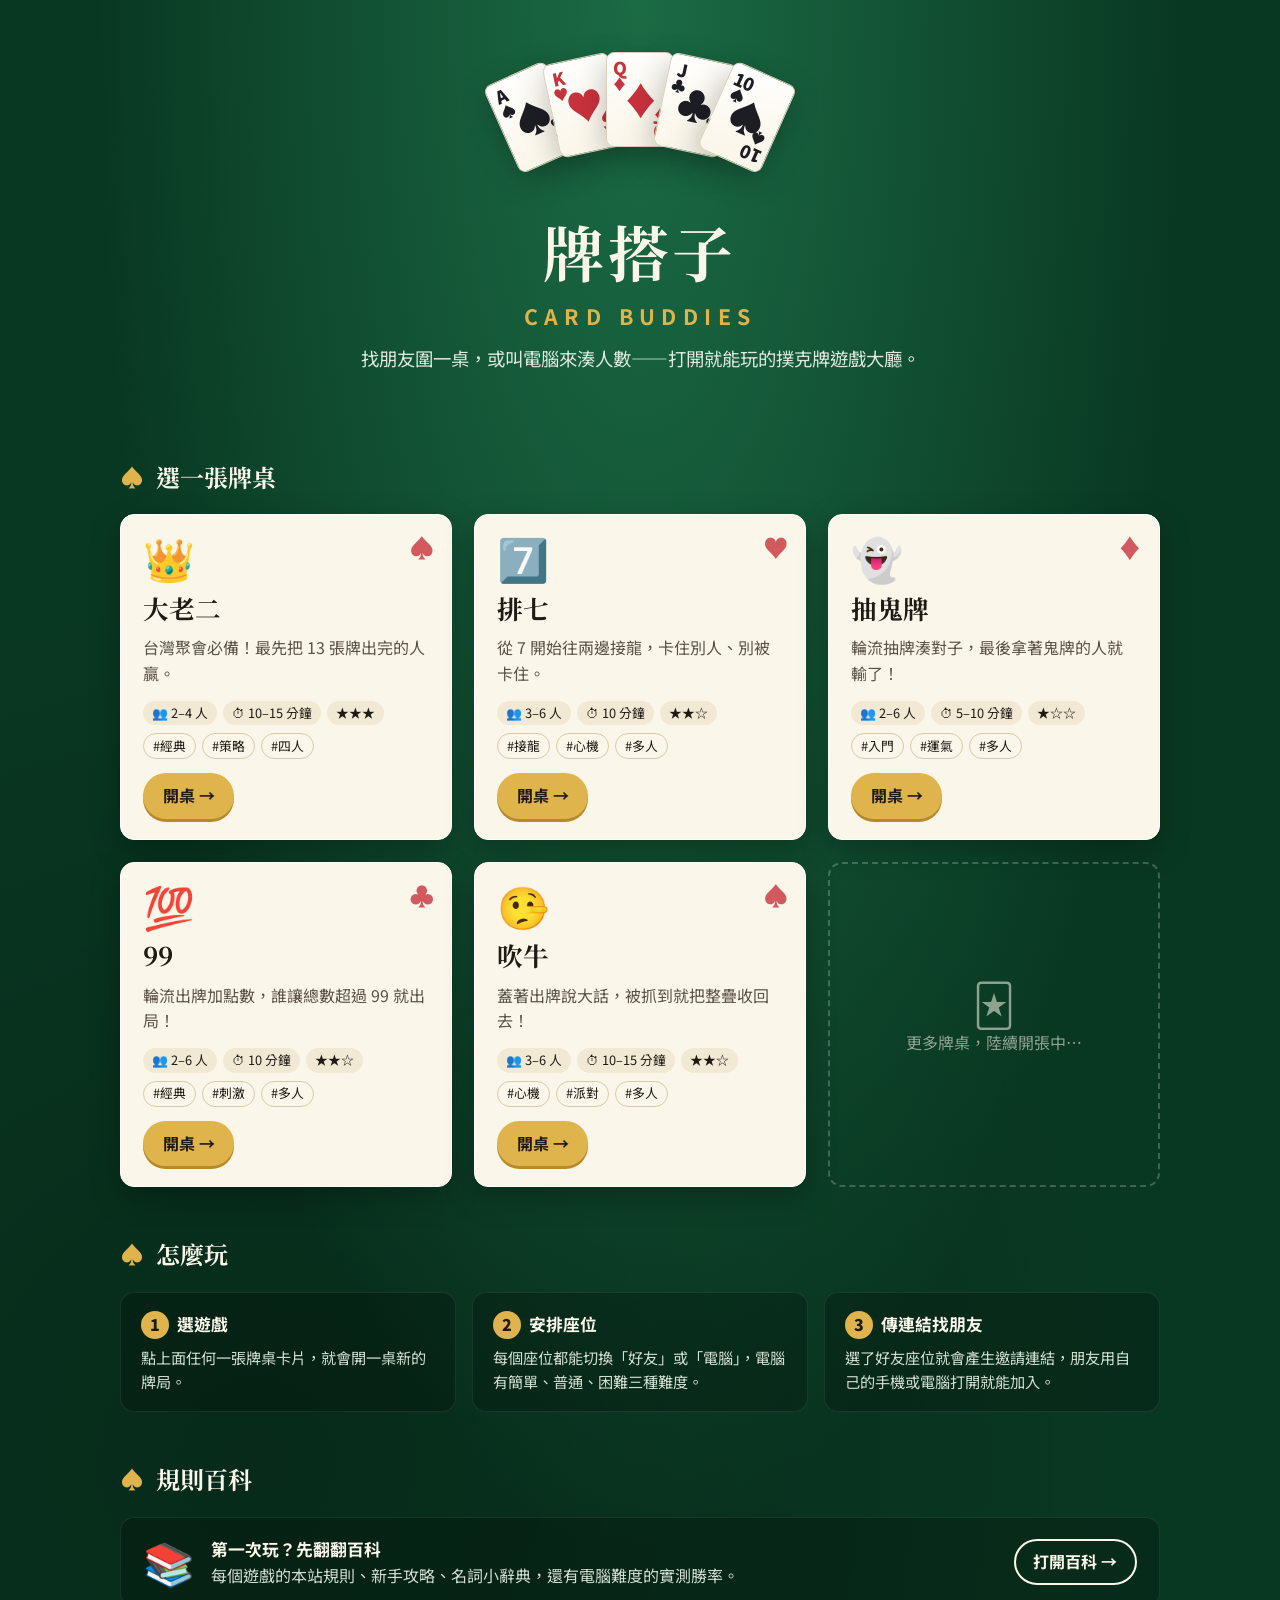
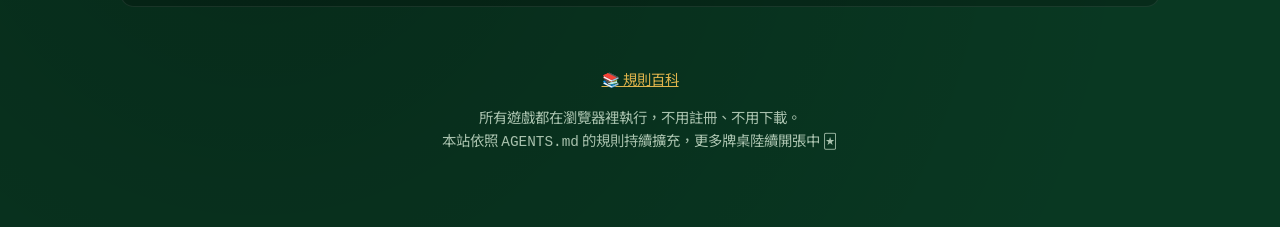
<file: index.html>
<!DOCTYPE html>
<html lang="zh-Hant-TW">
<head>
  <meta charset="utf-8">
  <meta name="viewport" content="width=device-width, initial-scale=1">
  <title>牌搭子 Card Buddies｜線上撲克牌遊戲大廳</title>
  <meta name="description" content="大老二、排七、抽鬼牌、99、吹牛……傳個連結找朋友一起玩，或跟電腦對戰的撲克牌遊戲大廳。">
  <link rel="icon" href="data:image/svg+xml,<svg xmlns=%22http://www.w3.org/2000/svg%22 viewBox=%220 0 100 100%22><text y=%22.9em%22 font-size=%2290%22>🃏</text></svg>">
  <link rel="stylesheet" href="assets/style.css">
</head>
<body class="page-lobby">
  <main class="lobby">
    <header class="hero">
      <div class="hero-fan" id="hero-fan" aria-hidden="true"></div>
      <h1>牌搭子<small>CARD BUDDIES</small></h1>
      <p>找朋友圍一桌，或叫電腦來湊人數——打開就能玩的撲克牌遊戲大廳。</p>
    </header>

    <h2 class="section-title">選一張牌桌</h2>
    <div class="game-grid" id="game-grid"></div>

    <h2 class="section-title">怎麼玩</h2>
    <ol class="steps">
      <li><b>選遊戲</b><p>點上面任何一張牌桌卡片，就會開一桌新的牌局。</p></li>
      <li><b>安排座位</b><p>每個座位都能切換「好友」或「電腦」，電腦有簡單、普通、困難三種難度。</p></li>
      <li><b>傳連結找朋友</b><p>選了好友座位就會產生邀請連結，朋友用自己的手機或電腦打開就能加入。</p></li>
    </ol>

    <h2 class="section-title">規則百科</h2>
    <a class="wiki-promo" href="wiki.html">
      <span class="game-emoji">📚</span>
      <span><b>第一次玩？先翻翻百科</b><br>每個遊戲的本站規則、新手攻略、名詞小辭典，還有電腦難度的實測勝率。</span>
      <span class="btn">打開百科 →</span>
    </a>

    <footer class="footer">
      <p><a href="wiki.html">📚 規則百科</a></p>
      <p>所有遊戲都在瀏覽器裡執行，不用註冊、不用下載。<br>本站依照 <code>AGENTS.md</code> 的規則持續擴充，更多牌桌陸續開張中 🃏</p>
    </footer>
  </main>

  <script src="core/base.js"></script>
  <script src="core/rng.js"></script>
  <script src="core/cards.js"></script>
  <script src="games/manifest.js"></script>
  <script src="core/lobby.js"></script>
</body>
</html>
</file>
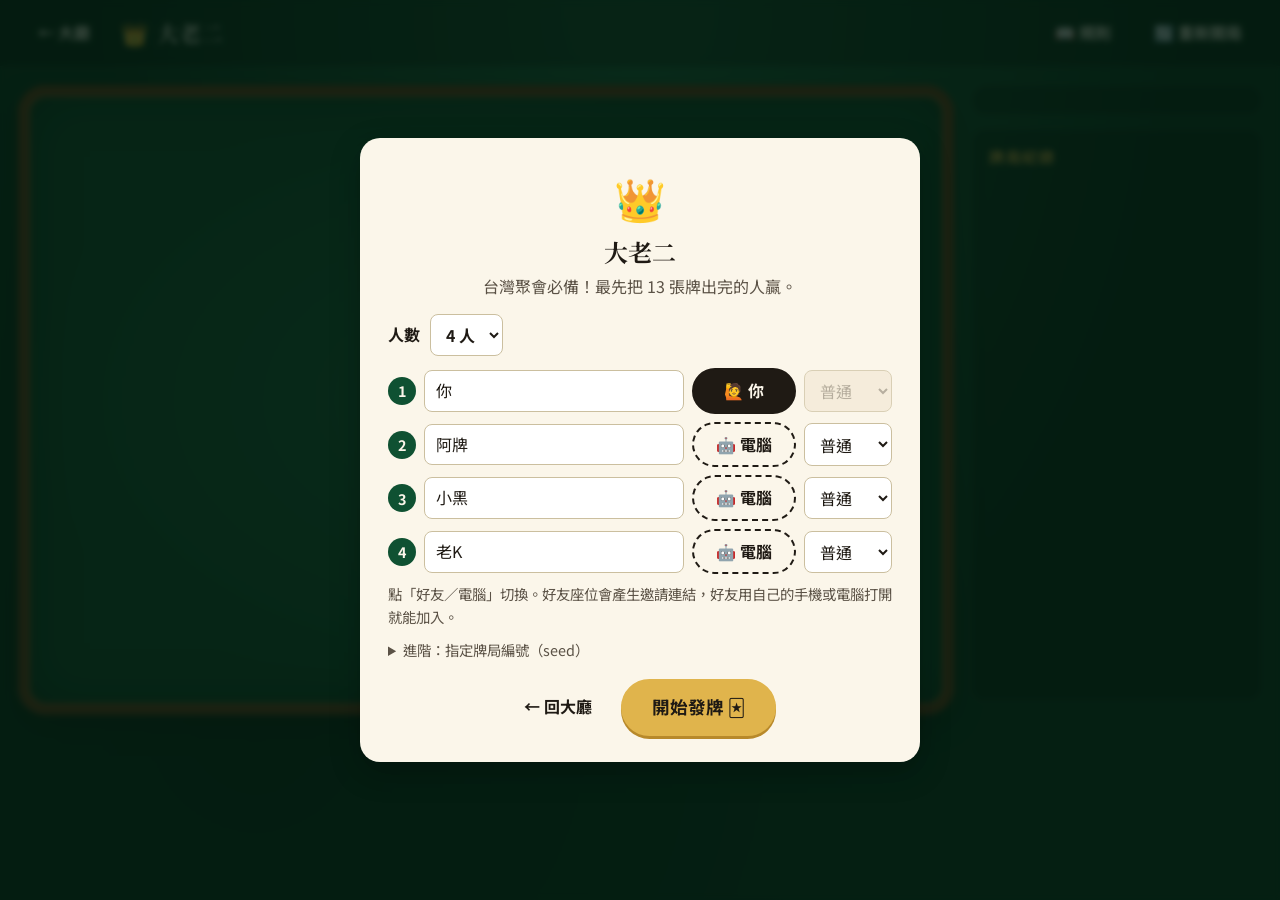
<file: games/big-two/index.html>
<!DOCTYPE html>
<html lang="zh-Hant-TW">
<head>
  <meta charset="utf-8">
  <meta name="viewport" content="width=device-width, initial-scale=1">
  <title>牌搭子 Card Buddies</title>
  <link rel="icon" href="data:image/svg+xml,<svg xmlns=%22http://www.w3.org/2000/svg%22 viewBox=%220 0 100 100%22><text y=%22.9em%22 font-size=%2290%22>🃏</text></svg>">
  <link rel="stylesheet" href="../../assets/style.css">
</head>
<body class="page-game">
  <div id="app"></div>
  <noscript>這個遊戲需要開啟 JavaScript 才能玩喔！</noscript>

  <!-- 載入順序固定：core → manifest → 本遊戲 rules → 本遊戲 game（見 AGENTS.md） -->
  <script src="../../core/base.js"></script>
  <script src="../../core/rng.js"></script>
  <script src="../../core/cards.js"></script>
  <script src="../../core/net.js"></script>
  <script src="../../core/table.js"></script>
  <script src="../manifest.js"></script>
  <script src="rules.js"></script>
  <script src="game.js"></script>
</body>
</html>
</file>
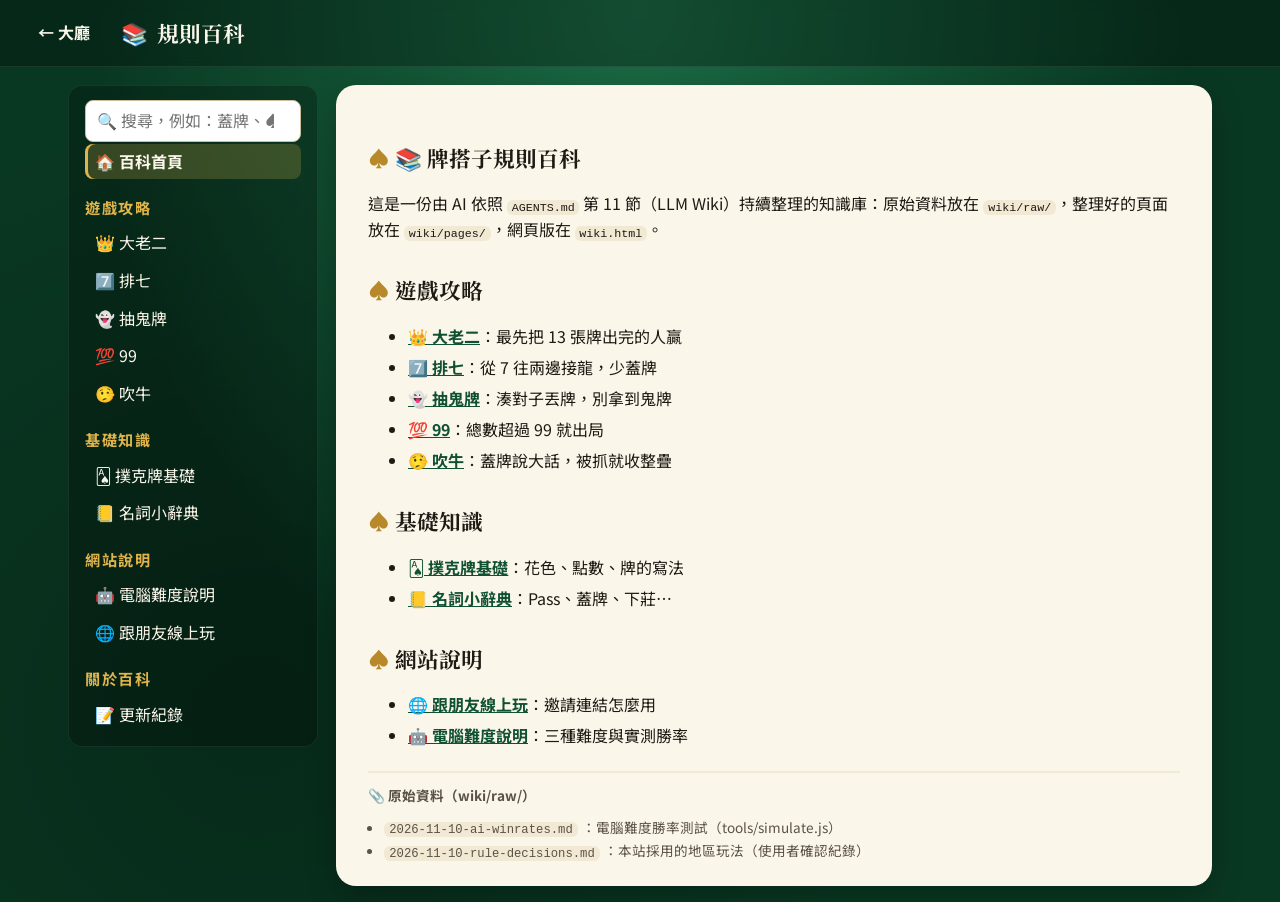
<file: wiki.html>
<!DOCTYPE html>
<html lang="zh-Hant-TW">
<head>
  <meta charset="utf-8">
  <meta name="viewport" content="width=device-width, initial-scale=1">
  <title>規則百科｜牌搭子 Card Buddies</title>
  <meta name="description" content="大老二、排七、抽鬼牌、99、吹牛的本站規則、新手攻略與名詞解釋。">
  <link rel="icon" href="data:image/svg+xml,<svg xmlns=%22http://www.w3.org/2000/svg%22 viewBox=%220 0 100 100%22><text y=%22.9em%22 font-size=%2290%22>📚</text></svg>">
  <link rel="stylesheet" href="assets/style.css">
</head>
<body class="page-wiki">
  <header class="topbar">
    <a class="btn btn-ghost" href="index.html">← 大廳</a>
    <h1 class="topbar-title"><span class="emoji">📚</span>規則百科</h1>
  </header>
  <main class="wiki-layout" id="wiki"></main>

  <script src="core/base.js"></script>
  <script src="core/rng.js"></script>
  <script src="core/cards.js"></script>
  <script src="core/markdown.js"></script>
  <script src="games/manifest.js"></script>
  <script src="wiki/wiki-data.js"></script>
  <script src="core/wiki.js"></script>
</body>
</html>
</file>
<file: assets/style.css>
/* =========================================================
 * assets/style.css — 牌搭子 Card Buddies 共用樣式
 * 所有顏色、圓角、陰影都走 :root 變數；新頁面請重用既有 class（見 AGENTS.md）。
 * ========================================================= */
@import url('https://fonts.googleapis.com/css2?family=Noto+Serif+TC:wght@700;900&family=Noto+Sans+TC:wght@400;500;700&display=swap');

:root {
  --felt: #0f5132;
  --felt-dark: #093822;
  --felt-light: #1b6b45;
  --paper: #fbf6ea;
  --paper-2: #f2e9d4;
  --ink: #1f1a14;
  --ink-soft: #5b5246;
  --gold: #e0b44c;
  --gold-dark: #b8892a;
  --red: #c8323c;
  --black: #1d1d24;
  --danger: #ff7a59;
  --ok: #7bd389;
  --radius: 14px;
  --radius-sm: 8px;
  --shadow: 0 10px 30px rgba(0, 0, 0, .25);
  --shadow-sm: 0 2px 6px rgba(0, 0, 0, .25);
  --font: 'Noto Sans TC', 'PingFang TC', 'Microsoft JhengHei', system-ui, sans-serif;
  --font-display: 'Noto Serif TC', 'Songti TC', serif;
  --card-w: 64px;
}

* { box-sizing: border-box; }
html, body { margin: 0; }
body {
  font-family: var(--font);
  color: var(--paper);
  background:
    radial-gradient(ellipse at 50% 0%, var(--felt-light) 0%, transparent 60%),
    radial-gradient(circle at 20% 80%, rgba(0,0,0,.25), transparent 50%),
    var(--felt-dark);
  min-height: 100vh;
  line-height: 1.6;
}
a { color: var(--gold); }
button, input, select { font: inherit; }
[hidden] { display: none !important; }

/* ---------- 按鈕 ---------- */
.btn {
  display: inline-flex; align-items: center; gap: .35em;
  padding: .5em 1.1em; border-radius: 999px; border: 2px solid var(--paper);
  background: transparent; color: var(--paper); cursor: pointer; text-decoration: none;
  font-weight: 700; transition: transform .12s, background .12s, box-shadow .12s;
}
.btn:hover:not(:disabled) { transform: translateY(-1px); background: rgba(255,255,255,.08); }
.btn:focus-visible { outline: 3px solid var(--gold); outline-offset: 2px; }
.btn:disabled { opacity: .4; cursor: not-allowed; }
.btn-primary { background: var(--gold); border-color: var(--gold); color: var(--ink); box-shadow: 0 3px 0 var(--gold-dark); }
.btn-primary:hover:not(:disabled) { background: #ecc463; }
.btn-ghost { border-color: transparent; }
.btn-lg { font-size: 1.1rem; padding: .7em 1.6em; }
.btn-toggle { min-width: 6.5em; justify-content: center; }
.btn-toggle.is-human { background: var(--paper); color: var(--ink); }
.btn-toggle.is-ai { border-style: dashed; }

.input {
  padding: .45em .7em; border-radius: var(--radius-sm); border: 1px solid #cbbf9f;
  background: #fff; color: var(--ink); min-width: 0;
}
.input:disabled { background: var(--paper-2); color: #9a917f; }

.badge {
  display: inline-block; margin-left: .5em; padding: 0 .6em; border-radius: 999px;
  background: rgba(0,0,0,.3); color: var(--paper); font-size: .8rem; font-weight: 700; vertical-align: middle;
}
.badge-warn { background: var(--danger); color: var(--ink); }
.hint { color: var(--ink-soft); font-size: .9rem; margin: .5em 0; }
.link { display: block; text-align: center; margin-top: .8em; color: var(--ink-soft); }

/* =========================================================
 * 大廳
 * ========================================================= */
.lobby { max-width: 1080px; margin: 0 auto; padding: 0 20px 60px; }
.hero { text-align: center; padding: 64px 0 36px; position: relative; }
.hero-fan { display: flex; justify-content: center; margin-bottom: 18px; height: 120px; }
.hero-fan .card { --card-w: 74px; margin: 0 -14px; transform-origin: 50% 120%; box-shadow: var(--shadow); }
.hero-fan .card:nth-child(1) { transform: rotate(-24deg); }
.hero-fan .card:nth-child(2) { transform: rotate(-12deg) translateY(-8px); }
.hero-fan .card:nth-child(3) { transform: translateY(-12px); }
.hero-fan .card:nth-child(4) { transform: rotate(12deg) translateY(-8px); }
.hero-fan .card:nth-child(5) { transform: rotate(24deg); }
.hero h1 { font-family: var(--font-display); font-size: clamp(2.4rem, 6vw, 3.8rem); margin: 0; letter-spacing: .06em; }
.hero h1 small { display: block; font-family: var(--font); font-size: .35em; letter-spacing: .3em; color: var(--gold); font-weight: 700; }
.hero p { font-size: 1.15rem; color: #dfe9dd; margin: .6em 0 0; }

.section-title { font-family: var(--font-display); font-size: 1.5rem; margin: 48px 0 18px; display: flex; align-items: center; gap: .5em; }
.section-title::before { content: '♠'; color: var(--gold); }

.game-grid { display: grid; grid-template-columns: repeat(auto-fill, minmax(290px, 1fr)); gap: 22px; }
.game-card {
  position: relative; background: var(--paper); color: var(--ink); border-radius: var(--radius);
  padding: 22px 22px 20px; box-shadow: var(--shadow); display: flex; flex-direction: column;
  border: 1px solid #fff; transition: transform .18s, box-shadow .18s; text-decoration: none;
}
.game-card::after { /* 牌角花色 */
  content: attr(data-suit); position: absolute; right: 16px; top: 12px; font-size: 1.6rem; color: var(--red); opacity: .8;
}
.game-card:hover { transform: translateY(-4px) rotate(-.4deg); box-shadow: 0 18px 40px rgba(0,0,0,.35); }
.game-emoji { font-size: 2.6rem; line-height: 1; }
.game-card h3 { font-family: var(--font-display); font-size: 1.6rem; margin: .35em 0 0; }
.game-card p { margin: .4em 0 .9em; color: var(--ink-soft); flex: 1; }
.meta-row { display: flex; flex-wrap: wrap; gap: 6px; margin-bottom: 8px; }
.tag-row { margin-bottom: 14px; }
.chip { font-size: .8rem; padding: .15em .7em; border-radius: 999px; background: var(--paper-2); color: var(--ink); }
.chip-tag { background: transparent; border: 1px solid #d8cba9; }
.game-card .btn { align-self: flex-start; }
.game-card .btn-primary { box-shadow: 0 3px 0 var(--gold-dark); }
.game-card.is-soon { opacity: .55; border-style: dashed; background: transparent; color: var(--paper); box-shadow: none; border: 2px dashed rgba(255,255,255,.4); justify-content: center; align-items: center; text-align: center; min-height: 220px; }
.game-card.is-soon::after { content: none; }
.game-card.is-soon p { color: var(--paper); flex: 0; }

.steps { display: grid; grid-template-columns: repeat(auto-fit, minmax(220px, 1fr)); gap: 16px; padding: 0; margin: 0; list-style: none; counter-reset: s; }
.steps li { background: rgba(0,0,0,.22); border-radius: var(--radius); padding: 18px 20px; counter-increment: s; border: 1px solid rgba(255,255,255,.08); }
.steps li::before { content: counter(s); display: inline-grid; place-items: center; width: 28px; height: 28px; border-radius: 50%; background: var(--gold); color: var(--ink); font-weight: 900; margin-right: .5em; }
.steps b { font-size: 1.05rem; }
.steps p { margin: .4em 0 0; color: #d3dfd2; font-size: .95rem; }

.wiki-promo { display: flex; align-items: center; gap: 16px; padding: 18px 22px; border-radius: var(--radius); background: rgba(0,0,0,.22); border: 1px solid rgba(255,255,255,.08); color: var(--paper); text-decoration: none; flex-wrap: wrap; }
.wiki-promo:hover { background: rgba(0,0,0,.3); }
.wiki-promo > span:nth-child(2) { flex: 1 1 260px; color: #d3dfd2; }
.wiki-promo b { color: var(--paper); font-size: 1.05rem; }
.footer { text-align: center; color: #a9c2ae; font-size: .9rem; margin-top: 60px; }

/* =========================================================
 * 牌桌頁
 * ========================================================= */
.topbar {
  display: flex; align-items: center; gap: 12px; padding: 10px 18px;
  background: rgba(0,0,0,.28); border-bottom: 1px solid rgba(255,255,255,.08); position: sticky; top: 0; z-index: 5;
  backdrop-filter: blur(6px);
}
.topbar-title { white-space: nowrap; min-width: 0; font-family: var(--font-display); font-size: 1.35rem; margin: 0; flex: 1; display: flex; align-items: center; gap: .4em; }
.topbar-actions { display: flex; gap: 4px; }

.table-layout { display: grid; grid-template-columns: minmax(0, 1fr) 290px; gap: 18px; padding: 18px; max-width: 1400px; margin: 0 auto; }
.table-layout > * { min-width: 0; }
.stage {
  min-height: 70vh; border-radius: 28px; padding: 22px; position: relative;
  background: radial-gradient(ellipse at center, var(--felt-light), var(--felt) 70%);
  box-shadow: inset 0 0 0 10px #6b3f1d, inset 0 0 0 12px #8a5a2b, inset 0 0 60px rgba(0,0,0,.45), var(--shadow);
  display: flex; flex-direction: column; gap: 18px;
}
.stage > * { position: relative; }

.sidebar { display: flex; flex-direction: column; gap: 14px; }
.panel { background: rgba(0,0,0,.25); border-radius: var(--radius); padding: 14px 16px; border: 1px solid rgba(255,255,255,.07); }
.panel h2 { font-size: .95rem; margin: 0 0 8px; color: var(--gold); letter-spacing: .1em; }
.player-chip { display: flex; align-items: center; gap: 8px; padding: 6px 8px; border-radius: var(--radius-sm); }
.player-chip.is-turn { background: rgba(224,180,76,.22); box-shadow: inset 3px 0 0 var(--gold); }
.player-name { flex: 1; font-weight: 500; }
.player-name small { color: #a9c2ae; }
.player-sum { font-size: .85rem; color: #d3dfd2; white-space: nowrap; }
.log-panel { flex: 1; min-height: 200px; display: flex; flex-direction: column; }
.log-list { margin: 0; padding: 0 0 0 2em; overflow-y: auto; max-height: 48vh; font-size: .88rem; color: #dfe9dd; }
.log-list li { padding: 2px 0; }
.log-list li:last-child { color: var(--gold); font-weight: 700; }
.seed { font-size: .8rem; color: #8fae98; margin: 0; text-align: center; }

/* 牌桌區塊 */
.zone-label, .opp-name, .pile-label { font-weight: 700; margin-bottom: 8px; display: flex; align-items: center; flex-wrap: wrap; gap: 2px; }

.opponents { display: flex; flex-wrap: wrap; gap: 12px; justify-content: center; }
.opp { background: rgba(0,0,0,.2); border-radius: var(--radius); padding: 10px 12px; min-width: 160px; max-width: 100%; border: 2px solid transparent; }
.opp.is-turn, .seat.is-turn, .my-hand.is-turn { border-color: var(--gold); box-shadow: 0 0 0 4px rgba(224,180,76,.2), 0 0 24px rgba(224,180,76,.25); }
.opp.is-danger .badge { background: var(--danger); color: var(--ink); }
.opp.is-done { opacity: .55; }

.pile { margin: auto; text-align: center; min-height: 140px; display: flex; flex-direction: column; justify-content: center; align-items: center; }
.pile-empty { font-size: 1.1rem; color: #cfe0d2; border: 2px dashed rgba(255,255,255,.3); border-radius: var(--radius); padding: 28px 40px; }

.my-hand { background: rgba(0,0,0,.18); border-radius: var(--radius); padding: 12px 14px 16px; border: 2px solid transparent; }

.seat-grid { display: grid; grid-template-columns: repeat(auto-fit, minmax(200px, 1fr)); gap: 14px; }
.seat { background: rgba(0,0,0,.2); border-radius: var(--radius); padding: 12px; border: 2px solid transparent; display: flex; flex-direction: column; gap: 8px; }
.seat-head, .seat-foot { display: flex; justify-content: space-between; align-items: center; gap: 6px; }
.seat-foot { font-size: .88rem; color: #d3dfd2; }
.seat-status { font-weight: 700; color: var(--gold); }

.action-bar { margin-top: auto; display: flex; flex-wrap: wrap; align-items: center; justify-content: center; gap: 10px; min-height: 48px; }
.turn-tip { font-weight: 700; padding: .3em .9em; border-radius: 999px; background: rgba(0,0,0,.3); }
.turn-tip.is-warn { background: var(--danger); color: var(--ink); }
.hint-pop { background: var(--paper); color: var(--ink); padding: .3em .9em; border-radius: 999px; font-weight: 700; animation: pop .25s ease-out; }
@keyframes pop { from { transform: scale(.7); opacity: 0; } }

/* 排七 */
.sevens-board { display: flex; flex-direction: column; gap: 6px; align-self: center; background: rgba(0,0,0,.15); padding: 12px; border-radius: var(--radius); max-width: 100%; overflow-x: auto; }
.sevens-row { display: flex; gap: 4px; align-items: center; }
.sevens-suit { width: 28px; font-size: 1.5rem; text-align: center; color: var(--paper); }
.sevens-suit.red { color: #ff8b8b; }
.card-slot { background: transparent !important; border: 1.5px dashed rgba(255,255,255,.25) !important; color: rgba(255,255,255,.35); display: grid; place-items: center; font-weight: 700; box-shadow: none !important; }
.card-slot.is-seven { border-color: rgba(224,180,76,.7) !important; color: var(--gold); }
.covered-strip { display: flex; align-items: center; gap: 8px; font-size: .9rem; }
.reveal { background: rgba(0,0,0,.25); border-radius: var(--radius); padding: 12px 16px; }
.reveal h3 { margin: 0 0 8px; font-size: 1rem; color: var(--gold); }
.reveal-row { display: flex; align-items: center; gap: 10px; margin: 6px 0; flex-wrap: wrap; }

/* 抽鬼牌 */
.card-row-draw { justify-content: center; max-width: 720px; }

/* 99 */
.nn-center { gap: 6px; }
.nn-total { font-family: var(--font-display); line-height: 1; }
.nn-total b { font-size: 4rem; color: var(--paper); }
.nn-total small { font-size: 1.2rem; color: #cfe0d2; }
.nn-total.is-hot b { color: var(--danger); }
.nn-legend { margin: 6px 0 0; font-size: .82rem; color: #cfe0d2; display: flex; flex-wrap: wrap; justify-content: center; gap: 2px 12px; }
.nn-legend span { white-space: nowrap; }

/* 吹牛 */
.btn-rank { min-width: 2.6em; justify-content: center; padding-left: .5em; padding-right: .5em; }

/* =========================================================
 * 撲克牌
 * ========================================================= */
.card {
  --w: var(--card-w);
  width: var(--w); height: calc(var(--w) * 1.4); border-radius: calc(var(--w) * .12);
  background: linear-gradient(160deg, #fff, var(--paper) 80%);
  box-shadow: var(--shadow-sm); position: relative; flex: none; user-select: none;
  border: 1px solid #d9cfb8; transition: transform .12s, box-shadow .12s, opacity .12s;
}
.card-sm { --w: 38px; }
.card-md { --w: 56px; }
.card-lg { --w: 68px; }
.card-red { color: var(--red); }
.card-black { color: var(--black); }
.card-joker { color: var(--gold-dark); }
.card-corner { position: absolute; display: flex; flex-direction: column; align-items: center; line-height: 1; font-size: calc(var(--w) * .26); }
.card-corner b { font-weight: 900; letter-spacing: -.05em; }
.card-corner i { font-style: normal; font-size: .85em; }
.card-corner.tl { top: 6%; left: 8%; }
.card-corner.br { bottom: 6%; right: 8%; transform: rotate(180deg); }
.card-pip { position: absolute; inset: 0; display: grid; place-items: center; font-size: calc(var(--w) * .55); }
.card-sm .card-corner.br { display: none; }
.card-sm .card-pip { font-size: calc(var(--w) * .5); top: 25%; }
.card-back {
  background:
    repeating-linear-gradient(45deg, rgba(255,255,255,.13) 0 4px, transparent 4px 8px),
    linear-gradient(135deg, #8e1f2b, #b8323f);
  border: 3px solid #fff;
}
.card.is-clickable { cursor: pointer; }
.card.is-clickable:hover { transform: translateY(-8px); }
.card.is-clickable:focus-visible { outline: 3px solid var(--gold); outline-offset: 2px; }
.card.is-selected { transform: translateY(-18px); box-shadow: 0 0 0 3px var(--gold), 0 10px 18px rgba(0,0,0,.35); }
.card.is-playable { box-shadow: 0 0 0 3px var(--ok), 0 0 16px rgba(123,211,137,.6); }
.card.is-dim { filter: brightness(.62) saturate(.5); }

.card-row { display: flex; gap: 6px; flex-wrap: wrap; align-items: flex-end; }
.card-row-tight { gap: 0; flex-wrap: nowrap; }
.card-row-tight .card + .card { margin-left: calc(var(--w) * -.55); }
.card-row-fan { flex-wrap: nowrap; padding-top: 22px; overflow-x: auto; padding-bottom: 4px; }
.card-row-fan .card + .card { margin-left: calc(var(--w) * -.38); }
.pile .card-row, .seat .card-row { justify-content: center; }

/* =========================================================
 * 覆蓋視窗
 * ========================================================= */
.overlay { position: fixed; inset: 0; background: rgba(5, 25, 15, .78); display: grid; place-items: center; z-index: 20; padding: 18px; backdrop-filter: blur(3px); }
.modal { background: var(--paper); color: var(--ink); border-radius: 20px; padding: 26px 28px; width: min(560px, 100%); max-height: 92vh; overflow-y: auto; box-shadow: var(--shadow); animation: pop .2s ease-out; }
.modal h2 { font-family: var(--font-display); margin: .1em 0; }
.modal-head { text-align: center; margin-bottom: 14px; }
.modal-head p { margin: 0; color: var(--ink-soft); }
.modal-emoji { font-size: 2.6rem; }
.modal .btn { border-color: var(--ink); color: var(--ink); }
.modal .btn-primary { border-color: var(--gold); }
.modal .btn-ghost { border-color: transparent; }
.modal .btn-toggle.is-human { background: var(--ink); color: var(--paper); }
.modal-actions { display: flex; justify-content: center; gap: 10px; margin-top: 18px; flex-wrap: wrap; }
.field { display: flex; align-items: center; gap: 10px; margin-bottom: 12px; font-weight: 700; }
.field-adv { margin-top: 10px; font-size: .9rem; }
.field-adv summary { cursor: pointer; color: var(--ink-soft); }
.field-adv .input { width: 100%; margin-top: 8px; }
.seat-list { display: flex; flex-direction: column; gap: 8px; }
.seat-row { display: grid; grid-template-columns: 28px 1fr auto 88px; gap: 8px; align-items: center; }
.seat-no { width: 28px; height: 28px; border-radius: 50%; background: var(--felt); color: var(--paper); display: grid; place-items: center; font-weight: 700; font-size: .9rem; }
.modal-center { text-align: center; }
.modal-icon, .result-trophy { font-size: 3.4rem; }
.invite-box { margin-top: 12px; padding: 12px 14px; border-radius: var(--radius-sm); background: var(--paper-2); }
.invite-title { margin: 0 0 8px; font-weight: 700; }
.invite-row { display: flex; flex-wrap: wrap; gap: 8px; }
.invite-row .input { flex: 1 1 200px; }
.invite-box .hint { margin-bottom: 0; }
.ranking { padding: 0; list-style: none; counter-reset: r; margin: 14px 0 0; }
.ranking li { counter-increment: r; display: flex; justify-content: space-between; padding: 10px 14px; border-radius: var(--radius-sm); background: var(--paper-2); margin-bottom: 6px; }
.ranking li::before { content: counter(r); font-weight: 900; margin-right: 10px; color: var(--ink-soft); }
.ranking li span:first-of-type { flex: 1; }
.ranking li.is-first { background: var(--gold); font-weight: 700; }
.rank-score { font-weight: 700; }
.rule-list { padding-left: 1.2em; }
.rule-list li { margin-bottom: .5em; }

/* =========================================================
 * 規則百科（wiki.html）
 * ========================================================= */
.wiki-layout { display: grid; grid-template-columns: 250px minmax(0, 1fr); gap: 18px; padding: 18px; max-width: 1180px; margin: 0 auto; align-items: start; }
.wiki-nav { position: sticky; top: 70px; display: flex; flex-direction: column; gap: 2px; max-height: calc(100vh - 90px); overflow-y: auto; }
.wiki-nav h2 { margin: 14px 0 4px; }
.wiki-search { width: 100%; }
.wiki-nav-item { color: var(--paper); text-decoration: none; padding: 5px 10px; border-radius: var(--radius-sm); }
.wiki-nav-item:hover { background: rgba(255,255,255,.08); }
.wiki-nav-item.is-selected { background: rgba(224,180,76,.22); box-shadow: inset 3px 0 0 var(--gold); font-weight: 700; }
.wiki-article { background: var(--paper); color: var(--ink); border-radius: 20px; padding: 26px 32px 22px; box-shadow: var(--shadow); min-width: 0; }
.wiki-article a { color: var(--felt); font-weight: 700; }
.wiki-article .btn-primary { color: var(--ink); text-decoration: none; }
.wiki-article .modal-center .btn { border-color: var(--ink); color: var(--ink); text-decoration: none; }
.wiki-head { border-bottom: 2px solid var(--paper-2); padding-bottom: 14px; margin-bottom: 6px; }
.wiki-head h2 { font-family: var(--font-display); font-size: 2rem; margin: .2em 0 .3em; display: flex; align-items: center; gap: .3em; }
.wiki-head .chip { background: var(--paper-2); }
.wiki-head .btn { margin-top: 4px; }
.wiki-body h2 { font-family: var(--font-display); font-size: 1.35rem; margin: 1.4em 0 .5em; }
.wiki-body h2::before { content: '♠ '; color: var(--gold-dark); }
.wiki-body h3 { font-size: 1.1rem; margin: 1.2em 0 .4em; }
.wiki-body p, .wiki-body li { color: var(--ink); }
.wiki-body li { margin-bottom: .35em; }
.wiki-body code, .wiki-sources code { background: var(--paper-2); padding: .05em .4em; border-radius: 6px; font-size: .9em; }
.wiki-body blockquote { margin: 1em 0; padding: 10px 16px; background: var(--paper-2); border-left: 4px solid var(--gold); border-radius: 0 var(--radius-sm) var(--radius-sm) 0; color: var(--ink-soft); }
.wiki-table { overflow-x: auto; margin: 1em 0; }
.wiki-table table { border-collapse: collapse; width: 100%; min-width: 360px; }
.wiki-table th, .wiki-table td { text-align: left; padding: 8px 12px; border-bottom: 1px solid var(--paper-2); vertical-align: middle; }
.wiki-table th { background: var(--felt); color: var(--paper); font-weight: 700; }
.wiki-table th:first-child { border-top-left-radius: var(--radius-sm); }
.wiki-table th:last-child { border-top-right-radius: var(--radius-sm); }
.wiki-cards { display: inline-block; vertical-align: middle; }
.wiki-cards .card-row { gap: 4px; flex-wrap: wrap; }
.wiki-broken { color: var(--red); border-bottom: 1px dashed var(--red); }
.wiki-sources { margin-top: 22px; padding-top: 12px; border-top: 2px solid var(--paper-2); font-size: .85rem; color: var(--ink-soft); display: flex; flex-wrap: wrap; gap: 6px 18px; }
.wiki-sources ul { margin: 4px 0 0; padding-left: 1.2em; width: 100%; }
.wiki-sources code { margin-right: 4px; }

/* =========================================================
 * 手機
 * ========================================================= */
@media (max-width: 860px) {
  .table-layout { grid-template-columns: minmax(0, 1fr); padding: 10px; }
  .stage { padding: 16px 12px; border-radius: 18px; min-height: 60vh; }
  .log-list { max-height: 30vh; }
  .card-lg { --w: 52px; }
  .card-md { --w: 46px; }
  .card-sm { --w: 30px; }
  .topbar { padding: 8px 10px; gap: 4px; }
  .topbar-title { font-size: 1.1rem; }
  .topbar .btn { padding: .4em .5em; font-size: .85rem; }
  .opp { min-width: 0; flex: 1 1 140px; overflow: hidden; }
  .card-row-fan .card + .card { margin-left: calc(var(--w) * -.52); }
  .seat-row { grid-template-columns: 24px 1fr auto; }
  .seat-row select { grid-column: 2 / 4; }
  .wiki-layout { grid-template-columns: minmax(0, 1fr); padding: 10px; }
  .wiki-nav { position: static; max-height: none; flex-direction: row; flex-wrap: wrap; gap: 4px; }
  .wiki-nav h2, .wiki-nav .hint { width: 100%; margin: 8px 0 0; }
  .wiki-nav-item { background: rgba(255,255,255,.06); font-size: .9rem; }
  .wiki-article { padding: 20px 18px; }
  .wiki-head h2 { font-size: 1.6rem; }
}
@media (prefers-reduced-motion: reduce) { * { transition: none !important; animation: none !important; } }
</file>
